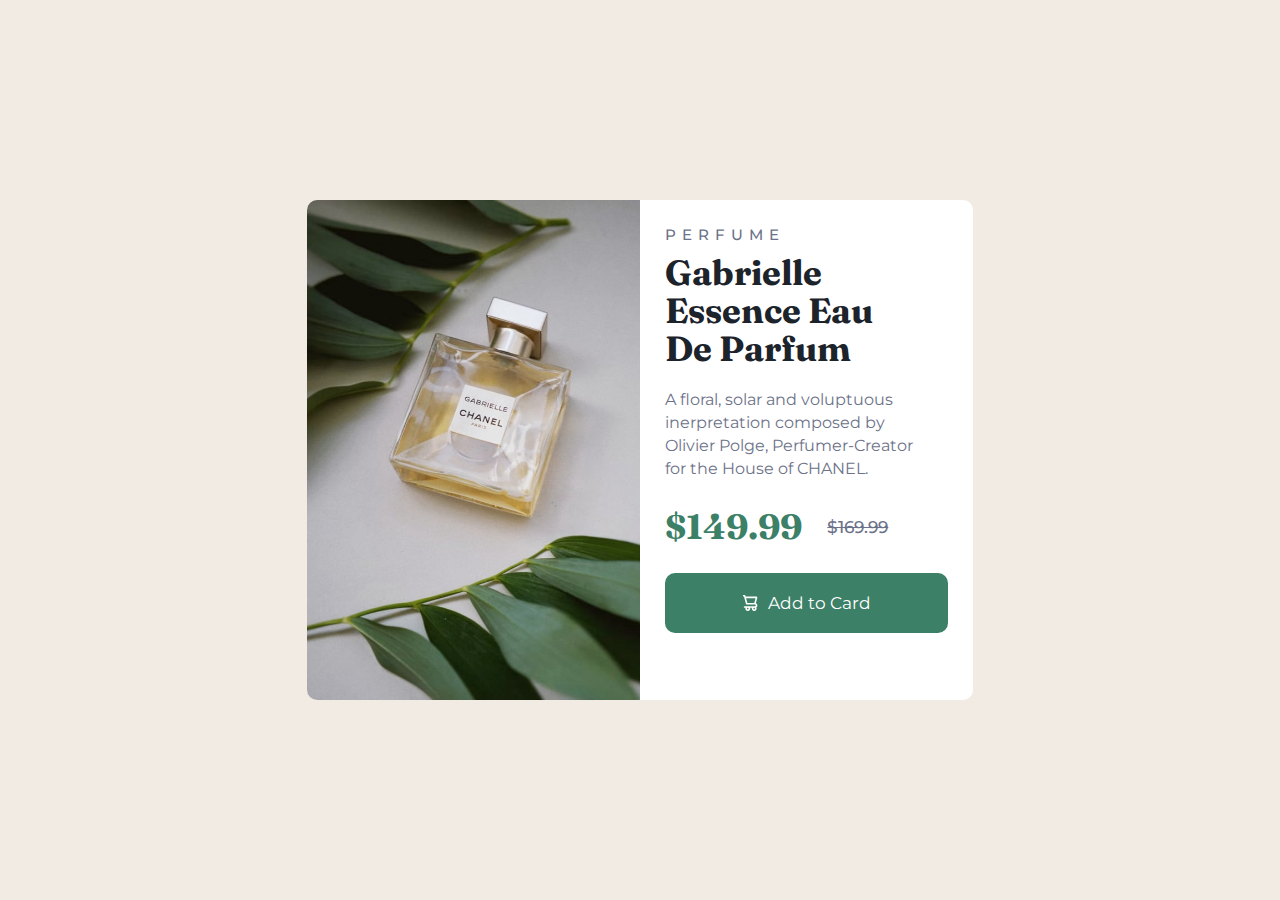
<file: index.html>
<!DOCTYPE html>
<html lang="fr">

<head>
    <meta charset="UTF-8">
    <meta http-equiv="X-UA-Compatible" content="IE=edge">
    <meta name="viewport" content="width=device-width, initial-scale=1.0">
    <link rel="stylesheet" href="./CSS/style.css">
    <link rel="shortcut icon" href="./img/favicon-32x32.png" type="image/x-icon">
    <title>Document</title>
</head>

<body>
    <section>
        <img class="flaçon__desktop" src="./img/image-product-desktop.jpg" alt="flaçon">
        <img class="flaçon__mobile" src="./img/image-product-mobile.jpg" alt="flaçon">

        <div class="container__gauche">
            <h2>PERFUME</h2>

            <h1>Gabrielle <br>Essence Eau <br>De Parfum</h1>
            <p>A floral, solar and voluptuous <br>inerpretation composed by <br>Olivier Polge,
                Perfumer-Creator <br>for the House of CHANEL.</p>

            <div class="price">
                <h1>$149.99</h1>
                <h3>$169.99</h3>
            </div>

            <div class="addtocard">
                <button>
                    <img src="./img/icon-cart.svg" alt="panier">
                    <p>Add to Card</p>
                </button>
            </div>

        </div>
    </section>

</body>

</html>
</file>
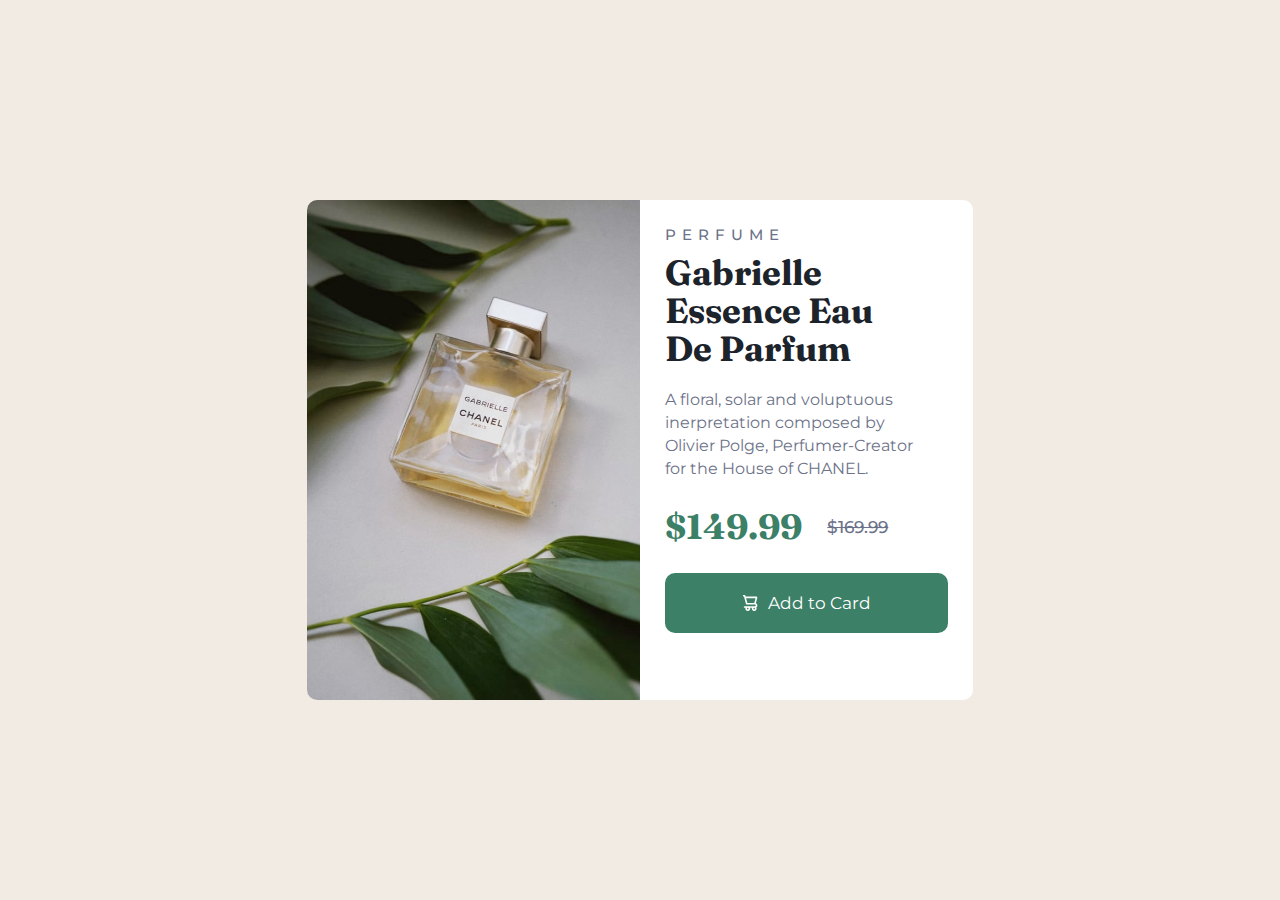
<file: HTML/index.html>
<!DOCTYPE html>
<html lang="fr">

<head>
    <meta charset="UTF-8">
    <meta http-equiv="X-UA-Compatible" content="IE=edge">
    <meta name="viewport" content="width=device-width, initial-scale=1.0">
    <link rel="stylesheet" href="../CSS/style.css">
    <link rel="shortcut icon" href="../img/favicon-32x32.png" type="image/x-icon">
    <title>Document</title>
</head>

<body>
    <section>
        <img class="flaçon__desktop" src="../img/image-product-desktop.jpg" alt="flaçon">
        <img class="flaçon__mobile" src="../img/image-product-mobile.jpg" alt="flaçon">

        <div class="container__gauche">
            <h2>PERFUME</h2>

            <h1>Gabrielle <br>Essence Eau <br>De Parfum</h1>
            <p>A floral, solar and voluptuous <br>inerpretation composed by <br>Olivier Polge,
                Perfumer-Creator <br>for the House of CHANEL.</p>

            <div class="price">
                <h1>$149.99</h1>
                <h3>$169.99</h3>
            </div>

            <div class="addtocard">
                <button>
                    <img src="../img/icon-cart.svg" alt="panier">
                    <p>Add to Card</p>
                </button>
            </div>

        </div>
    </section>

</body>

</html>
</file>
<file: CSS/style.css>
@import url('https://fonts.googleapis.com/css2?family=Fraunces:opsz,wght@9..144,700&family=Montserrat:wght@500;700&display=swap');

* {
    margin: 0;
    padding: 0;
    list-style: none;
    box-sizing: border-box;
}

:root {
    font-size: 16px;
}

body {
    background-color: hsl(30, 38%, 92%);
    display: flex;
    justify-content: center;
    align-items: center;
    height: 100vh;
}

section {
    display: flex;
    width: 41.625rem;
    background-color: hsl(0, 0%, 100%);
    border-radius: 10px;
}

.flaçon__desktop {
    height: 31.25rem;
    border-radius: 10px 0px 0px 10px;
}

.flaçon__mobile {
    display: none;
}

.container__gauche {
    display: flex;
    flex-direction: column;
    width: 100%;
    padding: 1.563rem 1.563rem;
}

.container__gauche h2 {
    font-family: 'Montserrat', sans-serif;
    color: hsl(228, 12%, 48%);
    font-size: 0.938rem;
    font-weight: 500;
    letter-spacing: 0.375rem;
    margin-bottom: 0.625rem;
}

.container__gauche>h1 {
    font-family: 'Fraunces', serif;
    font-size: 2.188rem;
    color: hsl(212, 21%, 14%);
    margin-bottom: 1.25rem;
    line-height: 2.375rem;
}

.container__gauche>p {
    font-family: 'Montserrat', sans-serif;
    font-size: 1rem;
    color: hsl(228, 12%, 48%);
    line-height: 1.438rem;
    margin-bottom: 1.563rem;
}

.price {
    display: flex;
    align-items: center;
    margin-bottom: 1.563rem;
}

.price>h1 {
    color: hsl(158, 36%, 37%);
    font-size: 2.188rem;
    margin-right: 1.563rem;
    font-family: 'Fraunces', serif;
}

.price>h3 {
    color: hsl(228, 12%, 48%);
    font-size: 1.063rem;
    font-family: 'Montserrat', sans-serif;
    font-weight: 500;
    text-decoration: line-through;
}

.addtocard {
    display: flex;
    justify-content: center;
}

button {
    display: flex;
    justify-content: center;
    align-items: center;
    border: none;
    width: 100%;
    padding: 20px 0px;
    background-color: hsl(158, 36%, 37%);
    color: hsl(0, 0%, 100%);
    border-radius: 10px;
    font-size: 1.063rem;
    font-family: 'Montserrat', sans-serif;
    cursor: pointer;
    transition: 50ms ease;
}
button:hover{
    background-color: hsl(157, 37%, 28%);
}

button>img {
    margin-right: 10px;
}


@media screen and (max-width:700px) {
    body {
        height: auto;
    }

    section {
        display: flex;
        flex-direction: column;
        height: auto;
        width: 100%;
    }

    .flaçon__desktop {
        display: none;
    }

    .flaçon__mobile {
        display: flex;
        margin: 0px;
        width: 100%;
        height: auto;
        border-radius: 10px 10px 0px 0px;
    }

    .container__gauche {
        padding: 1.875rem 1.875rem;
        display: flex;
        flex-direction: column;
        justify-content: center;
        height: auto;
    }

    .price {
        flex-wrap: wrap;
    }

    .addtocard {
        width: 100%;
    }


    button {
        width: 100%;
        padding: 1.25rem 0rem;
        justify-content: center;
    }

    button>img {
        margin-right: 10px;
    }
}

@media screen and (max-width:350px) {
    :root {
        font-size: 10px;
    }
}
</file>
